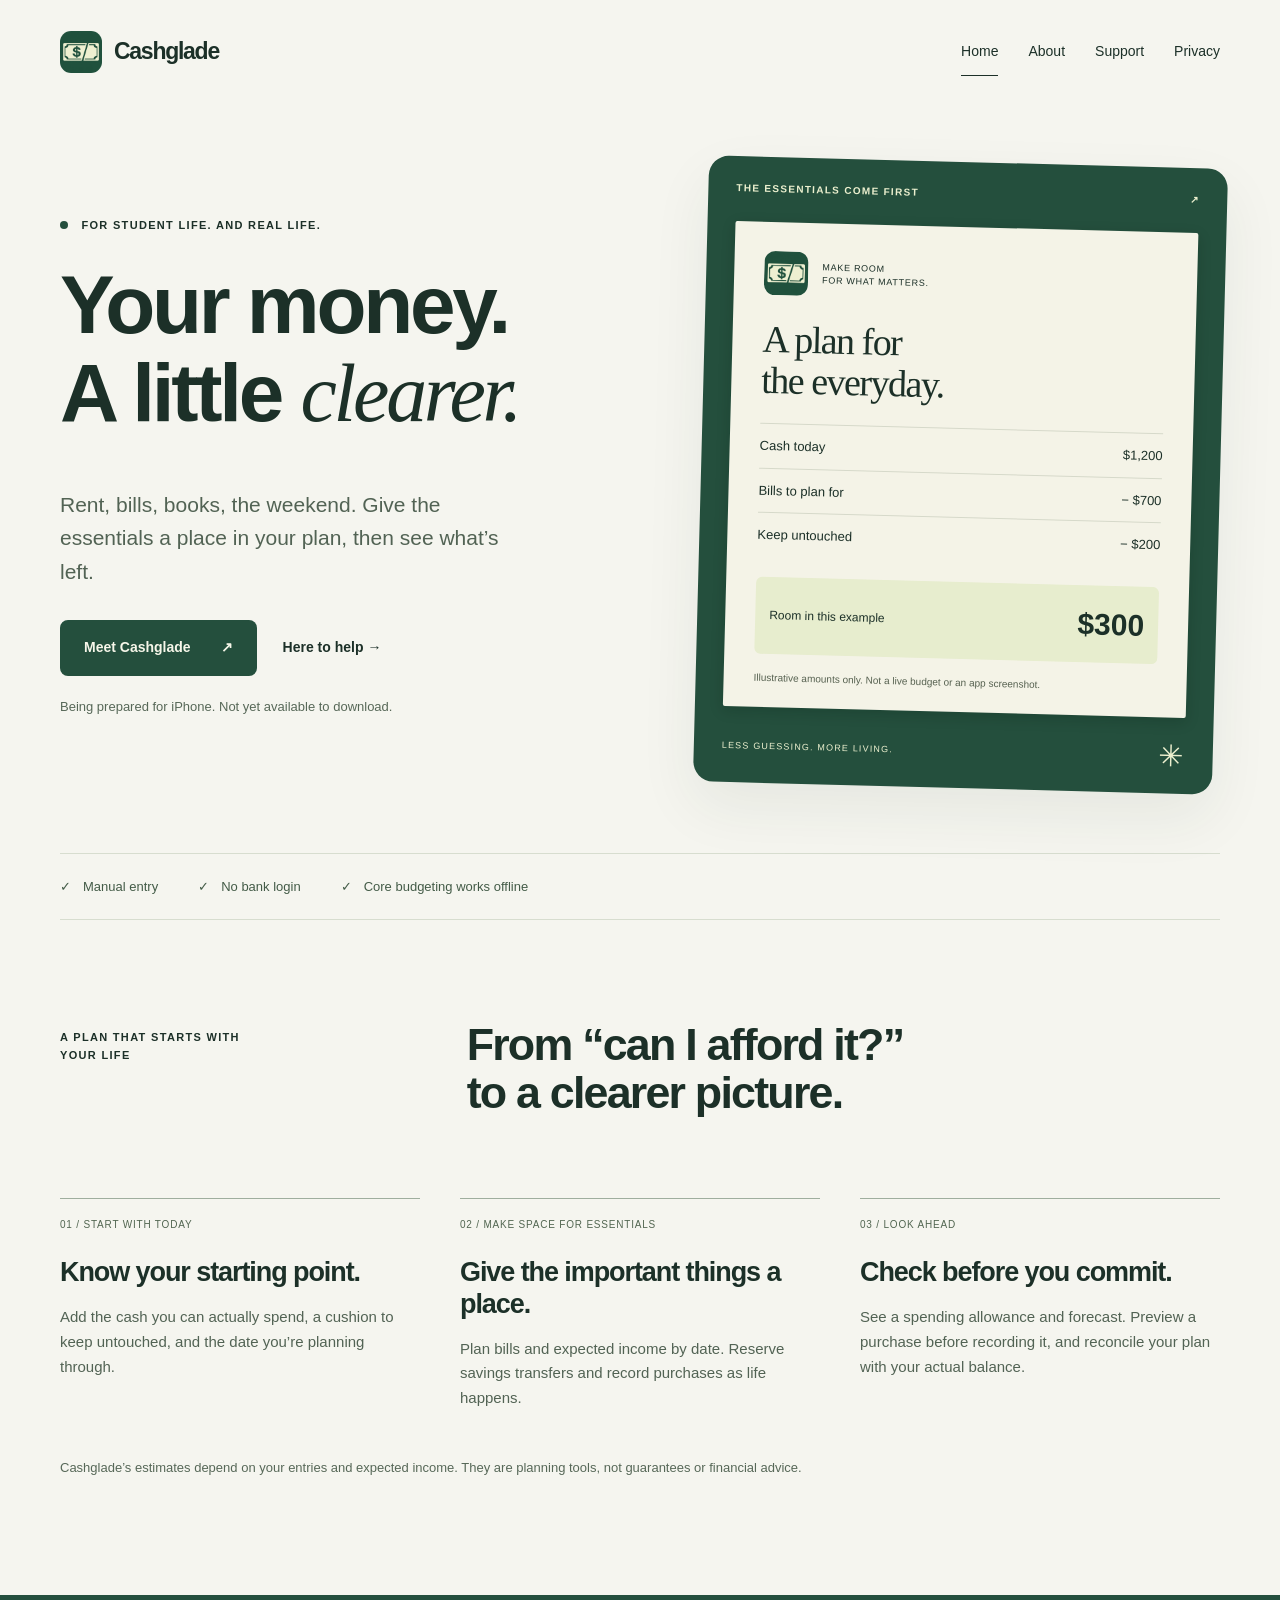
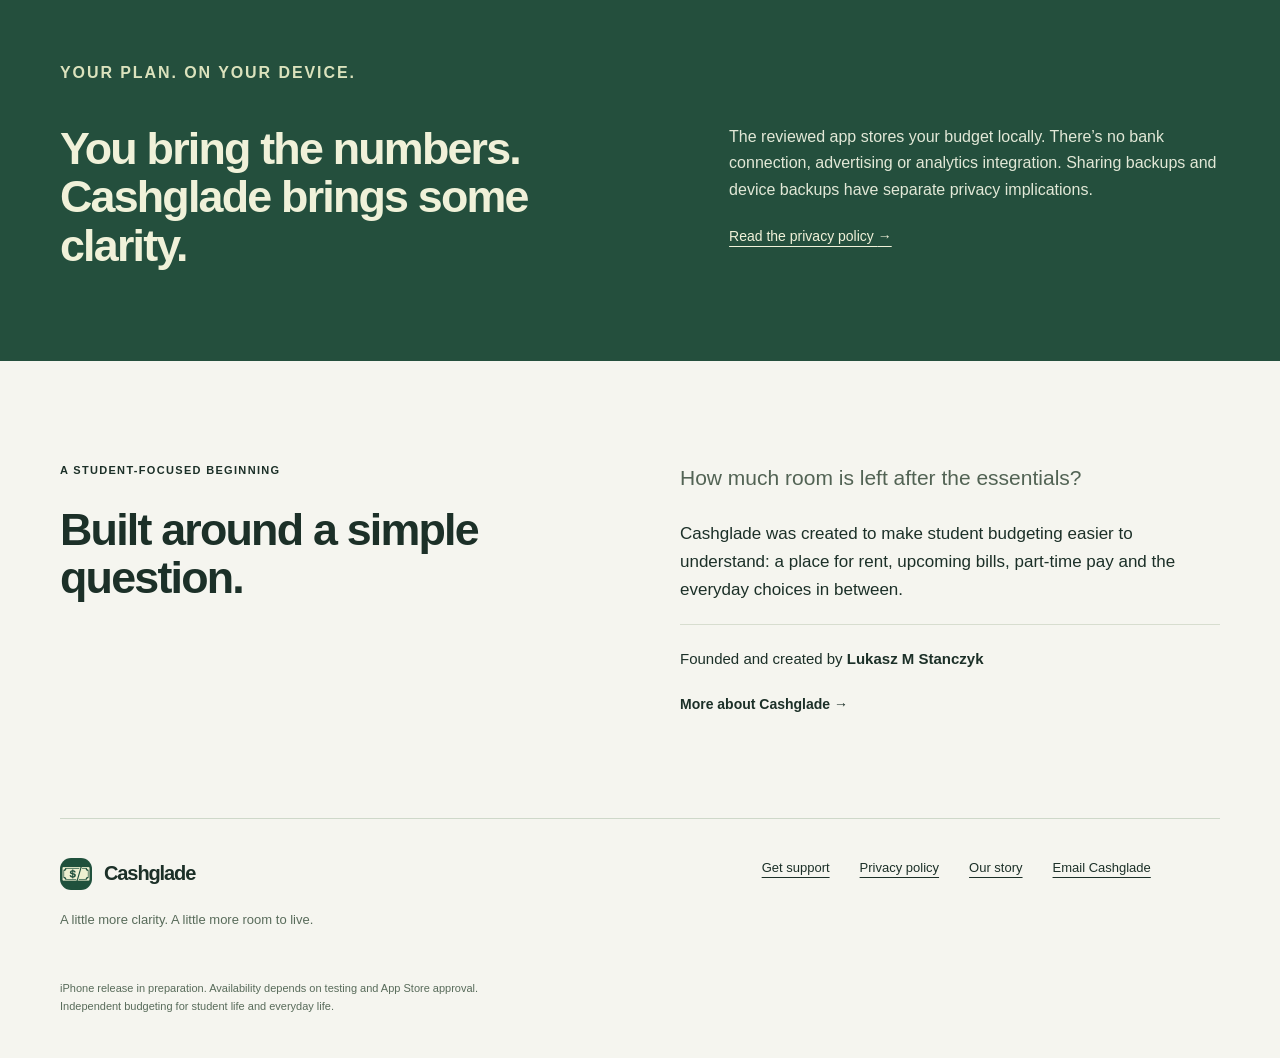
<file: index.html>
<!doctype html><html lang="en"><head><meta charset="utf-8"><meta name="viewport" content="width=device-width, initial-scale=1"><meta name="robots" content="index,follow"><meta name="referrer" content="strict-origin-when-cross-origin"><meta http-equiv="Content-Security-Policy" content="default-src 'self'; img-src 'self'; style-src 'self'; script-src 'none'; connect-src 'none'; object-src 'none'; base-uri 'self'; form-action 'none'"><title>Your money. A little clearer. — Cashglade</title><meta name="description" content="Cashglade: student-focused budgeting, privacy information and support."><link rel="icon" href="assets/cashglade-icon.png"><link rel="stylesheet" href="assets/style.css"></head><body><a class="skip" href="#main">Skip to content</a><header class="header wrap"><a class="brand" href="index.html" aria-label="Cashglade home"><img src="assets/cashglade-icon.png" width="42" height="42" alt=""><span>Cashglade</span></a><nav aria-label="Main navigation"><a href="index.html" aria-current="page">Home</a><a href="about.html">About</a><a href="support.html">Support</a><a href="privacy.html">Privacy</a></nav></header><main id="main"><section class="hero wrap"><div class="hero-copy"><p class="eyebrow"><span class="seed"></span> FOR STUDENT LIFE. AND REAL LIFE.</p><h1>Your money.<br>A little <em>clearer.</em></h1><p class="lead">Rent, bills, books, the weekend. Give the essentials a place in your plan, then see what’s left.</p><div class="actions"><a class="button" href="#how-it-works">Meet Cashglade <span aria-hidden="true">↗</span></a><a class="text-link" href="support.html">Here to help <span aria-hidden="true">→</span></a></div><p class="availability">Being prepared for iPhone. Not yet available to download.</p></div><div class="hero-art" aria-label="Illustrative sample plan, not an app screenshot"><div class="art-heading">THE ESSENTIALS COME FIRST <span>↗</span></div><div class="paper"><div class="paper-top"><img src="assets/cashglade-icon.png" width="44" height="44" alt=""><span>MAKE ROOM<br>FOR WHAT MATTERS.</span></div><h2>A plan for<br>the everyday.</h2><dl class="sample"><div><dt>Cash today</dt><dd>$1,200</dd></div><div><dt>Bills to plan for</dt><dd>− $700</dd></div><div><dt>Keep untouched</dt><dd>− $200</dd></div></dl><div class="sample-total"><span>Room in this example</span><strong>$300</strong></div><p class="sample-caption">Illustrative amounts only. Not a live budget or an app screenshot.</p></div><div class="art-foot">LESS GUESSING. MORE LIVING.<span aria-hidden="true">✳</span></div></div></section><div class="principles wrap"><span>Manual entry</span><span>No bank login</span><span>Core budgeting works offline</span></div><section id="how-it-works" class="section wrap"><div class="section-heading"><p class="eyebrow">A PLAN THAT STARTS WITH YOUR LIFE</p><h2>From “can I afford it?”<br>to a clearer picture.</h2></div><div class="steps"><article><span class="step-number">01 / START WITH TODAY</span><h3>Know your starting point.</h3><p>Add the cash you can actually spend, a cushion to keep untouched, and the date you’re planning through.</p></article><article><span class="step-number">02 / MAKE SPACE FOR ESSENTIALS</span><h3>Give the important things a place.</h3><p>Plan bills and expected income by date. Reserve savings transfers and record purchases as life happens.</p></article><article><span class="step-number">03 / LOOK AHEAD</span><h3>Check before you commit.</h3><p>See a spending allowance and forecast. Preview a purchase before recording it, and reconcile your plan with your actual balance.</p></article></div><p class="quiet">Cashglade’s estimates depend on your entries and expected income. They are planning tools, not guarantees or financial advice.</p></section><section class="privacy-band"><div class="wrap privacy-inner"><p class="eyebrow">YOUR PLAN. ON YOUR DEVICE.</p><h2>You bring the numbers.<br>Cashglade brings some clarity.</h2><div><p>The reviewed app stores your budget locally. There’s no bank connection, advertising or analytics integration. Sharing backups and device backups have separate privacy implications.</p><a class="light-link" href="privacy.html">Read the privacy policy <span aria-hidden="true">→</span></a></div></div></section><section class="section wrap origin"><div><p class="eyebrow">A STUDENT-FOCUSED BEGINNING</p><h2>Built around a simple question.</h2></div><div><p class="lead">How much room is left after the essentials?</p><p>Cashglade was created to make student budgeting easier to understand: a place for rent, upcoming bills, part-time pay and the everyday choices in between.</p><p class="founder">Founded and created by <strong>Lukasz M Stanczyk</strong></p><a class="text-link" href="about.html">More about Cashglade →</a></div></section></main><footer class="footer wrap"><div><a class="brand" href="index.html"><img src="assets/cashglade-icon.png" width="32" height="32" alt=""><span>Cashglade</span></a><p>A little more clarity. A little more room to live.</p></div><div><a href="support.html">Get support</a><a href="privacy.html">Privacy policy</a><a href="about.html">Our story</a><a href="mailto:cashglade.support@gmail.com">Email Cashglade</a></div><p class="footer-note">iPhone release in preparation. Availability depends on testing and App Store approval.<br>Independent budgeting for student life and everyday life.</p></footer></body></html>
</file>
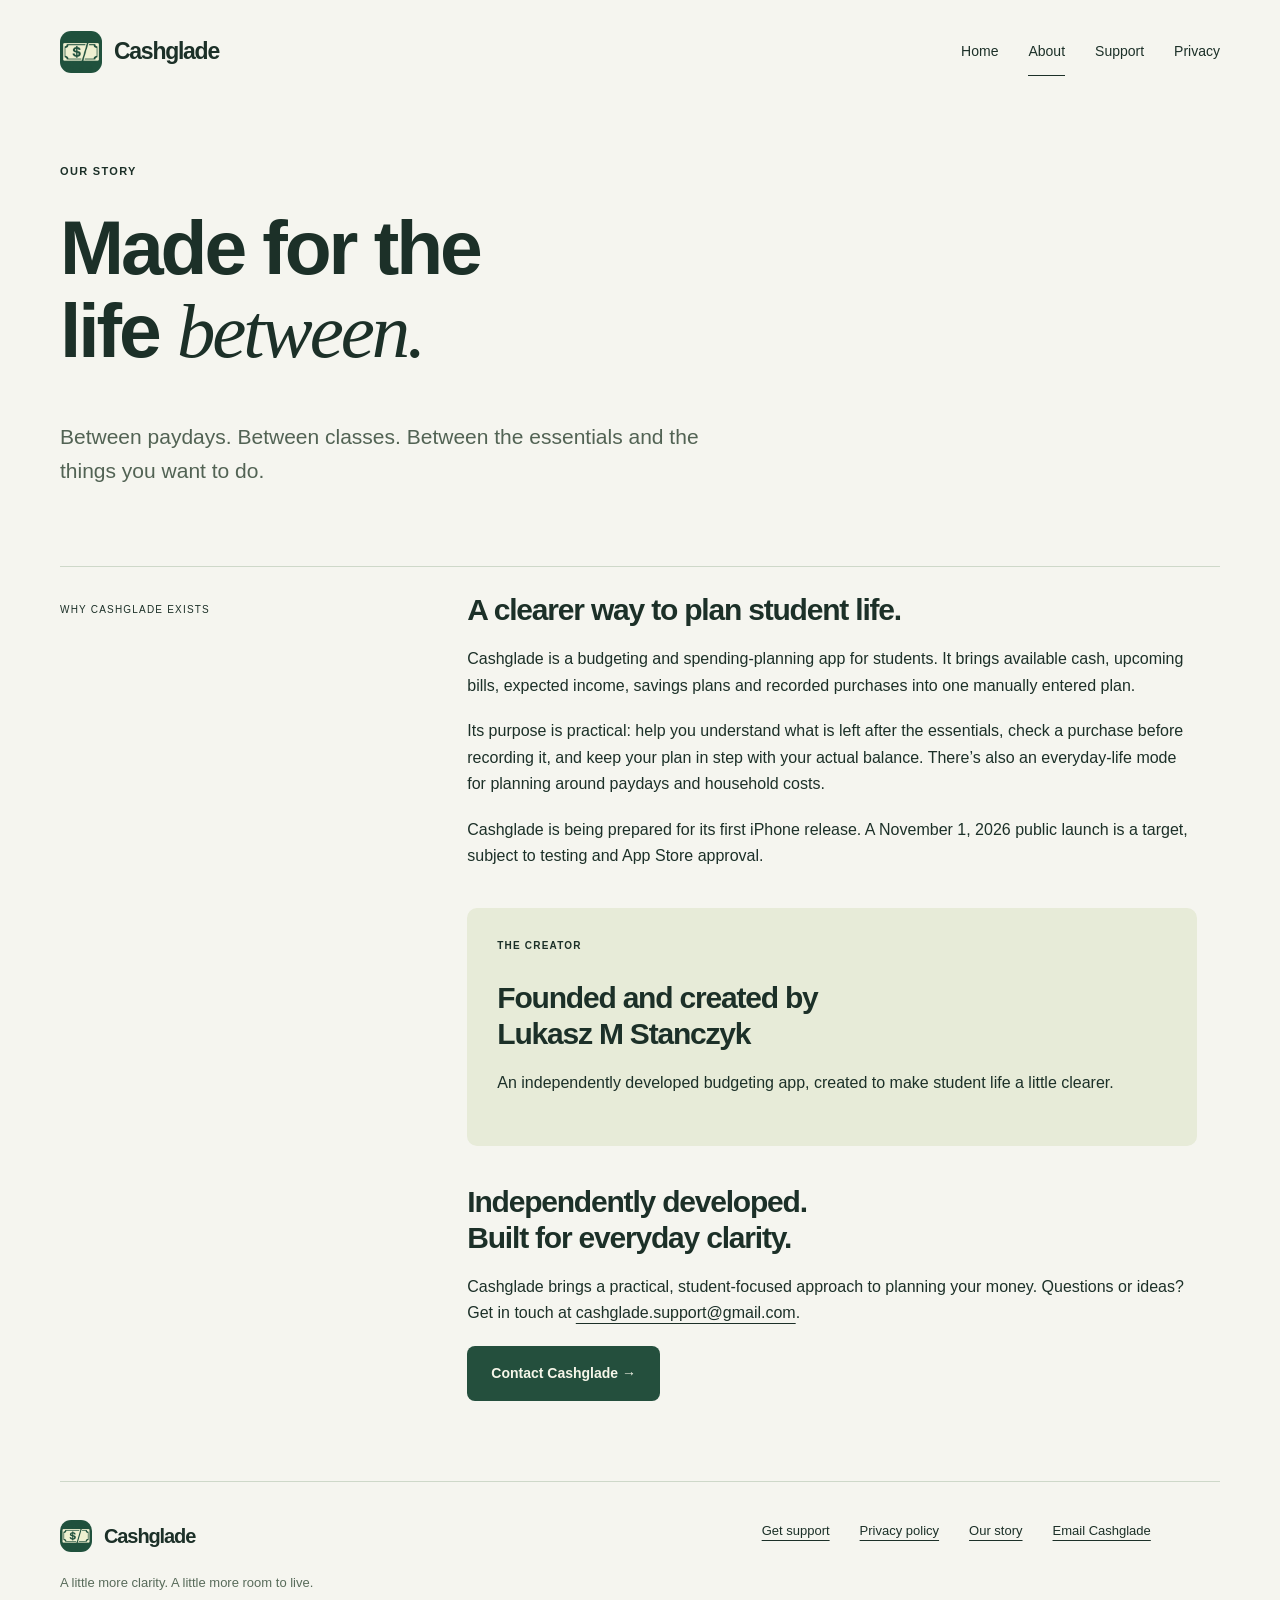
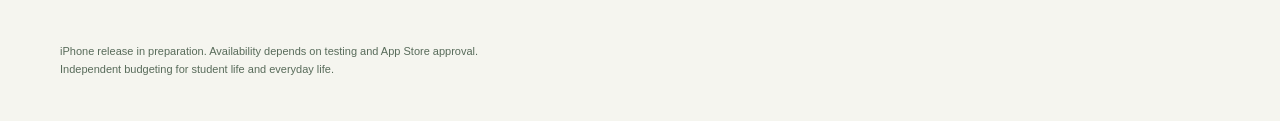
<file: about.html>
<!doctype html><html lang="en"><head><meta charset="utf-8"><meta name="viewport" content="width=device-width, initial-scale=1"><meta name="robots" content="index,follow"><meta name="referrer" content="strict-origin-when-cross-origin"><meta http-equiv="Content-Security-Policy" content="default-src 'self'; img-src 'self'; style-src 'self'; script-src 'none'; connect-src 'none'; object-src 'none'; base-uri 'self'; form-action 'none'"><title>About — Cashglade</title><meta name="description" content="Cashglade: student-focused budgeting, privacy information and support."><link rel="icon" href="assets/cashglade-icon.png"><link rel="stylesheet" href="assets/style.css"></head><body><a class="skip" href="#main">Skip to content</a><header class="header wrap"><a class="brand" href="index.html" aria-label="Cashglade home"><img src="assets/cashglade-icon.png" width="42" height="42" alt=""><span>Cashglade</span></a><nav aria-label="Main navigation"><a href="index.html">Home</a><a href="about.html" aria-current="page">About</a><a href="support.html">Support</a><a href="privacy.html">Privacy</a></nav></header><main id="main" class="wrap"><section class="page-heading"><p class="eyebrow">OUR STORY</p><h1>Made for the<br>life <em>between.</em></h1><p class="lead">Between paydays. Between classes. Between the essentials and the things you want to do.</p></section><section class="article-layout"><div class="aside-label">WHY CASHGLADE EXISTS</div><div class="prose"><h2>A clearer way to plan student life.</h2><p>Cashglade is a budgeting and spending-planning app for students. It brings available cash, upcoming bills, expected income, savings plans and recorded purchases into one manually entered plan.</p><p>Its purpose is practical: help you understand what is left after the essentials, check a purchase before recording it, and keep your plan in step with your actual balance. There’s also an everyday-life mode for planning around paydays and household costs.</p><p>Cashglade is being prepared for its first iPhone release. A November 1, 2026 public launch is a target, subject to testing and App Store approval.</p><div class="founder-panel"><p class="eyebrow">THE CREATOR</p><h2>Founded and created by<br>Lukasz M Stanczyk</h2><p>An independently developed budgeting app, created to make student life a little clearer.</p></div><h2>Independently developed.<br>Built for everyday clarity.</h2><p>Cashglade brings a practical, student-focused approach to planning your money. Questions or ideas? Get in touch at <a href="mailto:cashglade.support@gmail.com">cashglade.support@gmail.com</a>.</p><a class="button" href="support.html">Contact Cashglade →</a></div></section></main><footer class="footer wrap"><div><a class="brand" href="index.html"><img src="assets/cashglade-icon.png" width="32" height="32" alt=""><span>Cashglade</span></a><p>A little more clarity. A little more room to live.</p></div><div><a href="support.html">Get support</a><a href="privacy.html">Privacy policy</a><a href="about.html">Our story</a><a href="mailto:cashglade.support@gmail.com">Email Cashglade</a></div><p class="footer-note">iPhone release in preparation. Availability depends on testing and App Store approval.<br>Independent budgeting for student life and everyday life.</p></footer></body></html>
</file>
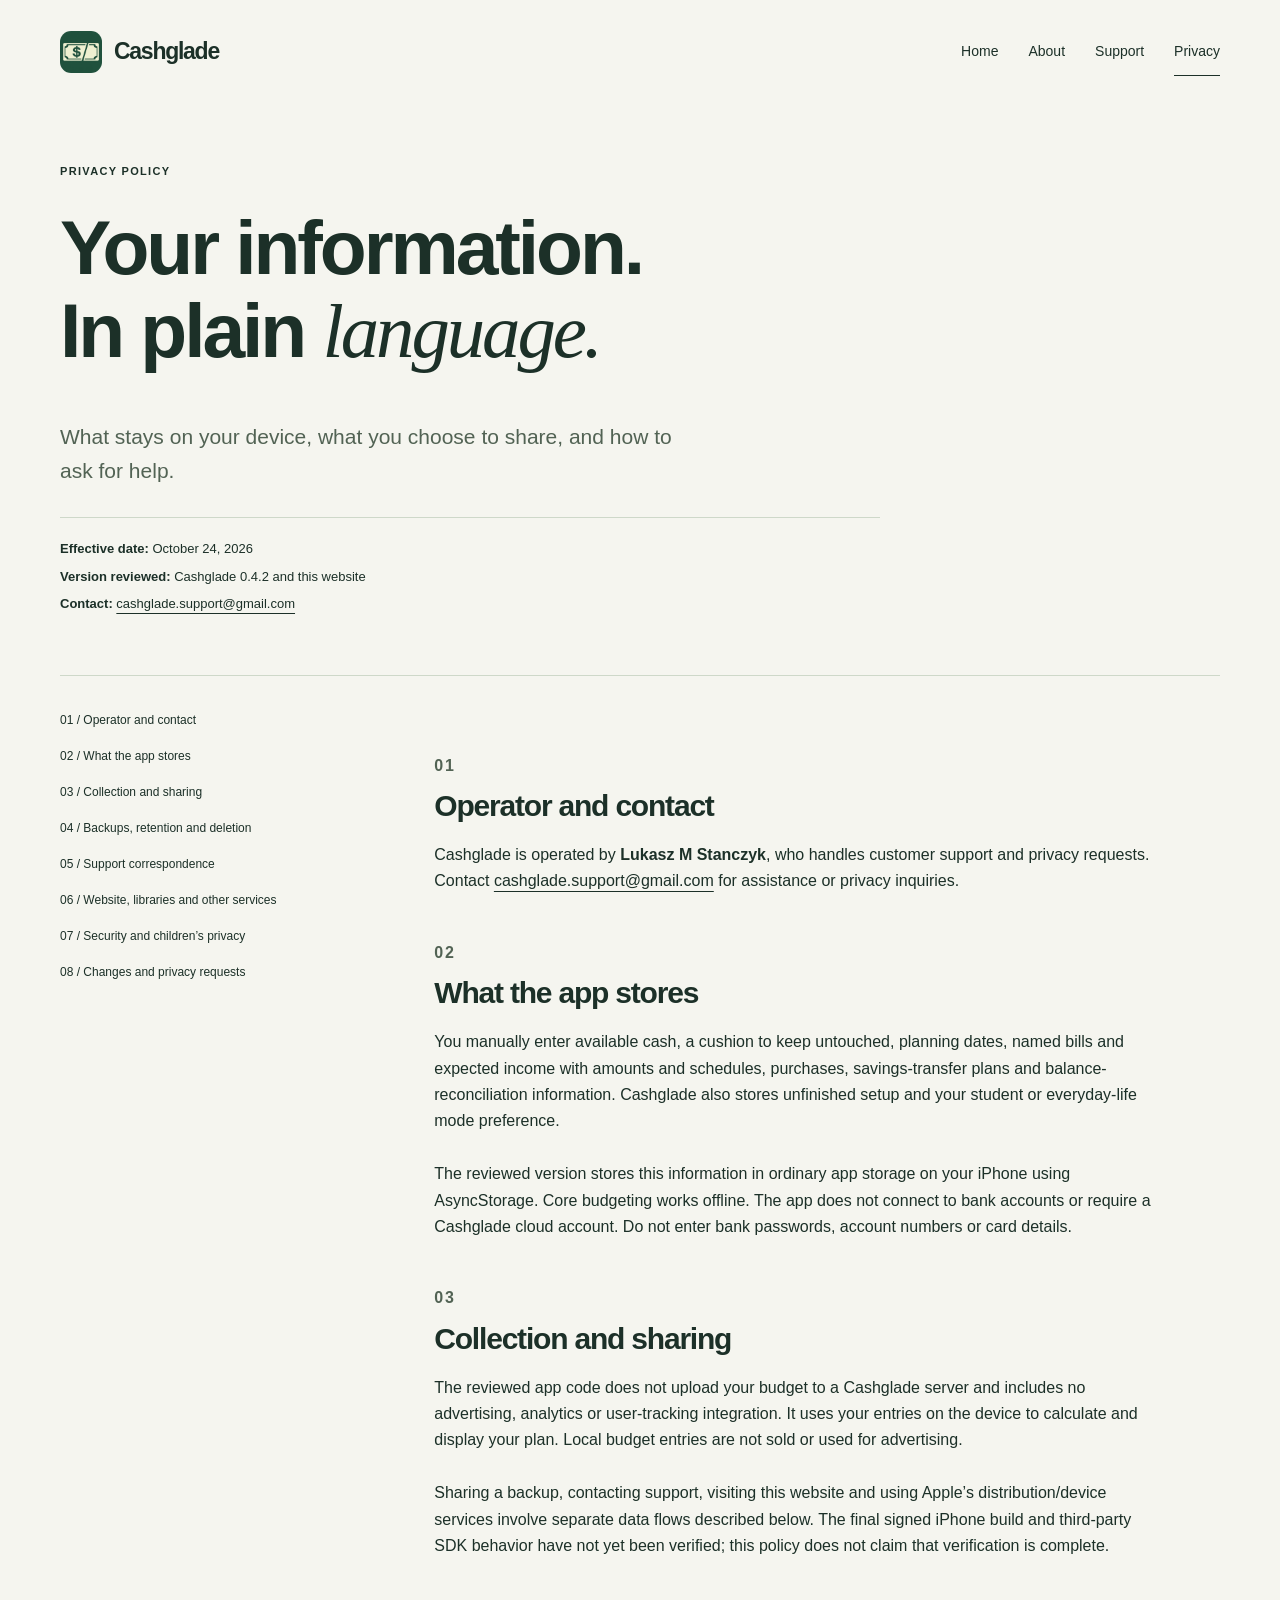
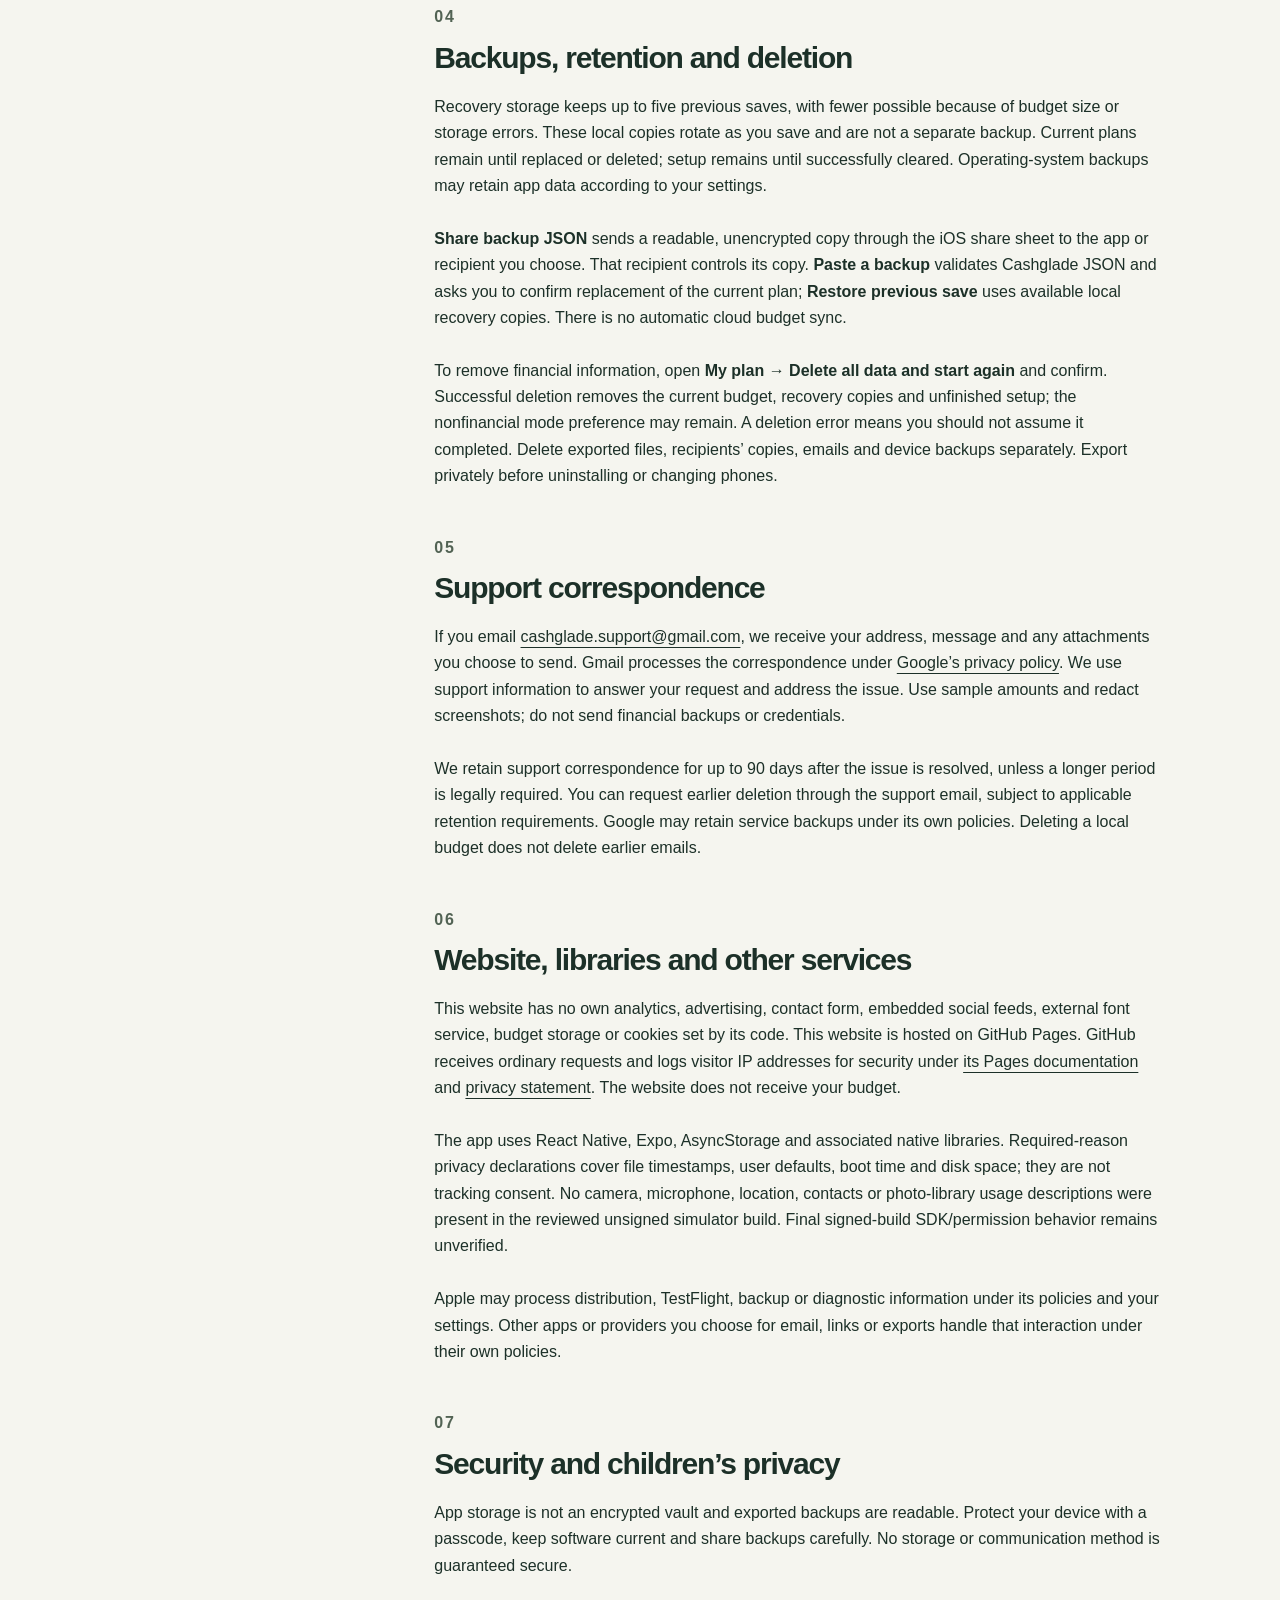
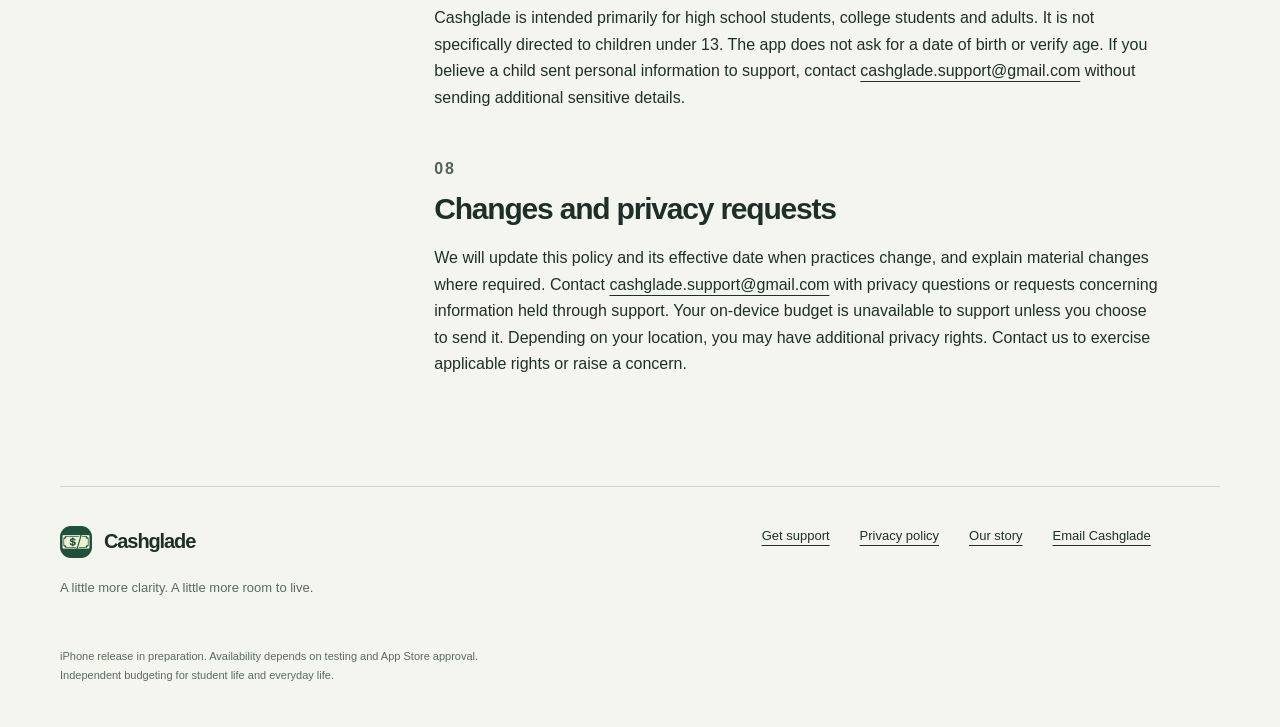
<file: privacy.html>
<!doctype html><html lang="en"><head><meta charset="utf-8"><meta name="viewport" content="width=device-width, initial-scale=1"><meta name="robots" content="index,follow"><meta name="referrer" content="strict-origin-when-cross-origin"><meta http-equiv="Content-Security-Policy" content="default-src 'self'; img-src 'self'; style-src 'self'; script-src 'none'; connect-src 'none'; object-src 'none'; base-uri 'self'; form-action 'none'"><title>Privacy policy — Cashglade</title><meta name="description" content="Cashglade: student-focused budgeting, privacy information and support."><link rel="icon" href="assets/cashglade-icon.png"><link rel="stylesheet" href="assets/style.css"></head><body><a class="skip" href="#main">Skip to content</a><header class="header wrap"><a class="brand" href="index.html" aria-label="Cashglade home"><img src="assets/cashglade-icon.png" width="42" height="42" alt=""><span>Cashglade</span></a><nav aria-label="Main navigation"><a href="index.html">Home</a><a href="about.html">About</a><a href="support.html">Support</a><a href="privacy.html" aria-current="page">Privacy</a></nav></header><main id="main" class="wrap"><section class="page-heading"><p class="eyebrow">PRIVACY POLICY</p><h1>Your information.<br>In plain <em>language.</em></h1><p class="lead">What stays on your device, what you choose to share, and how to ask for help.</p><div class="policy-meta"><p><strong>Effective date:</strong> October 24, 2026</p><p><strong>Version reviewed:</strong> Cashglade 0.4.2 and this website</p><p><strong>Contact:</strong> <a href="mailto:cashglade.support@gmail.com">cashglade.support@gmail.com</a></p></div></section><div class="policy-layout"><nav class="policy-nav" aria-label="Policy contents"><a href="#policy-1">01 / Operator and contact</a><a href="#policy-2">02 / What the app stores</a><a href="#policy-3">03 / Collection and sharing</a><a href="#policy-4">04 / Backups, retention and deletion</a><a href="#policy-5">05 / Support correspondence</a><a href="#policy-6">06 / Website, libraries and other services</a><a href="#policy-7">07 / Security and children’s privacy</a><a href="#policy-8">08 / Changes and privacy requests</a></nav><article class="prose policy-content"><section id="policy-1"><p class="eyebrow">01</p><h2>Operator and contact</h2><p>Cashglade is operated by <strong>Lukasz M Stanczyk</strong>, who handles customer support and privacy requests. Contact <a href="mailto:cashglade.support@gmail.com">cashglade.support@gmail.com</a> for assistance or privacy inquiries.</p></section><section id="policy-2"><p class="eyebrow">02</p><h2>What the app stores</h2><p>You manually enter available cash, a cushion to keep untouched, planning dates, named bills and expected income with amounts and schedules, purchases, savings-transfer plans and balance-reconciliation information. Cashglade also stores unfinished setup and your student or everyday-life mode preference.<br><br>The reviewed version stores this information in ordinary app storage on your iPhone using AsyncStorage. Core budgeting works offline. The app does not connect to bank accounts or require a Cashglade cloud account. Do not enter bank passwords, account numbers or card details.</p></section><section id="policy-3"><p class="eyebrow">03</p><h2>Collection and sharing</h2><p>The reviewed app code does not upload your budget to a Cashglade server and includes no advertising, analytics or user-tracking integration. It uses your entries on the device to calculate and display your plan. Local budget entries are not sold or used for advertising.<br><br>Sharing a backup, contacting support, visiting this website and using Apple’s distribution/device services involve separate data flows described below. The final signed iPhone build and third-party SDK behavior have not yet been verified; this policy does not claim that verification is complete.</p></section><section id="policy-4"><p class="eyebrow">04</p><h2>Backups, retention and deletion</h2><p>Recovery storage keeps up to five previous saves, with fewer possible because of budget size or storage errors. These local copies rotate as you save and are not a separate backup. Current plans remain until replaced or deleted; setup remains until successfully cleared. Operating-system backups may retain app data according to your settings.<br><br><strong>Share backup JSON</strong> sends a readable, unencrypted copy through the iOS share sheet to the app or recipient you choose. That recipient controls its copy. <strong>Paste a backup</strong> validates Cashglade JSON and asks you to confirm replacement of the current plan; <strong>Restore previous save</strong> uses available local recovery copies. There is no automatic cloud budget sync.<br><br>To remove financial information, open <strong>My plan → Delete all data and start again</strong> and confirm. Successful deletion removes the current budget, recovery copies and unfinished setup; the nonfinancial mode preference may remain. A deletion error means you should not assume it completed. Delete exported files, recipients’ copies, emails and device backups separately. Export privately before uninstalling or changing phones.</p></section><section id="policy-5"><p class="eyebrow">05</p><h2>Support correspondence</h2><p>If you email <a href="mailto:cashglade.support@gmail.com">cashglade.support@gmail.com</a>, we receive your address, message and any attachments you choose to send. Gmail processes the correspondence under <a href="https://policies.google.com/privacy">Google’s privacy policy</a>. We use support information to answer your request and address the issue. Use sample amounts and redact screenshots; do not send financial backups or credentials.<br><br>We retain support correspondence for up to 90 days after the issue is resolved, unless a longer period is legally required. You can request earlier deletion through the support email, subject to applicable retention requirements. Google may retain service backups under its own policies. Deleting a local budget does not delete earlier emails.</p></section><section id="policy-6"><p class="eyebrow">06</p><h2>Website, libraries and other services</h2><p>This website has no own analytics, advertising, contact form, embedded social feeds, external font service, budget storage or cookies set by its code. This website is hosted on GitHub Pages. GitHub receives ordinary requests and logs visitor IP addresses for security under <a href="https://docs.github.com/en/pages/getting-started-with-github-pages/what-is-github-pages">its Pages documentation</a> and <a href="https://docs.github.com/en/site-policy/privacy-policies/github-general-privacy-statement">privacy statement</a>. The website does not receive your budget.<br><br>The app uses React Native, Expo, AsyncStorage and associated native libraries. Required-reason privacy declarations cover file timestamps, user defaults, boot time and disk space; they are not tracking consent. No camera, microphone, location, contacts or photo-library usage descriptions were present in the reviewed unsigned simulator build. Final signed-build SDK/permission behavior remains unverified.<br><br>Apple may process distribution, TestFlight, backup or diagnostic information under its policies and your settings. Other apps or providers you choose for email, links or exports handle that interaction under their own policies.</p></section><section id="policy-7"><p class="eyebrow">07</p><h2>Security and children’s privacy</h2><p>App storage is not an encrypted vault and exported backups are readable. Protect your device with a passcode, keep software current and share backups carefully. No storage or communication method is guaranteed secure.<br><br>Cashglade is intended primarily for high school students, college students and adults. It is not specifically directed to children under 13. The app does not ask for a date of birth or verify age. If you believe a child sent personal information to support, contact <a href="mailto:cashglade.support@gmail.com">cashglade.support@gmail.com</a> without sending additional sensitive details.</p></section><section id="policy-8"><p class="eyebrow">08</p><h2>Changes and privacy requests</h2><p>We will update this policy and its effective date when practices change, and explain material changes where required. Contact <a href="mailto:cashglade.support@gmail.com">cashglade.support@gmail.com</a> with privacy questions or requests concerning information held through support. Your on-device budget is unavailable to support unless you choose to send it. Depending on your location, you may have additional privacy rights. Contact us to exercise applicable rights or raise a concern.</p></section></article></div></main><footer class="footer wrap"><div><a class="brand" href="index.html"><img src="assets/cashglade-icon.png" width="32" height="32" alt=""><span>Cashglade</span></a><p>A little more clarity. A little more room to live.</p></div><div><a href="support.html">Get support</a><a href="privacy.html">Privacy policy</a><a href="about.html">Our story</a><a href="mailto:cashglade.support@gmail.com">Email Cashglade</a></div><p class="footer-note">iPhone release in preparation. Availability depends on testing and App Store approval.<br>Independent budgeting for student life and everyday life.</p></footer></body></html>
</file>
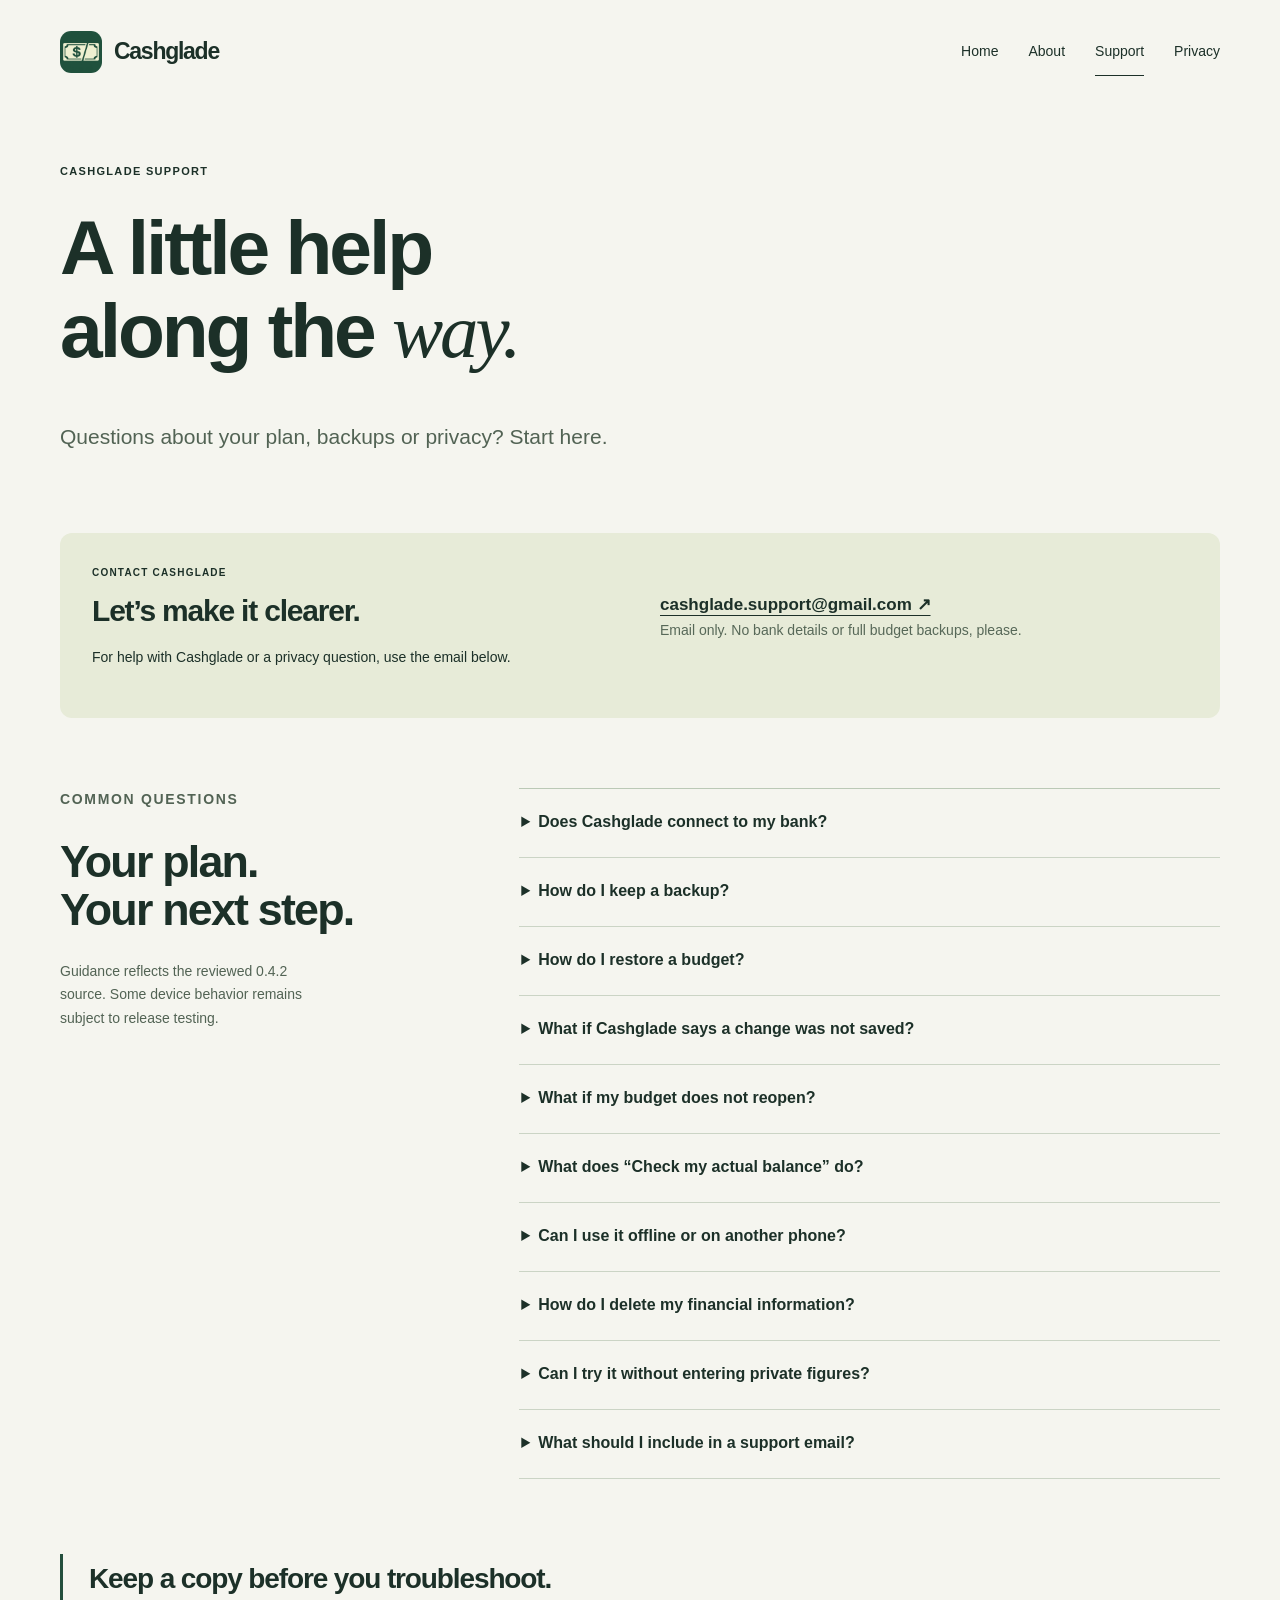
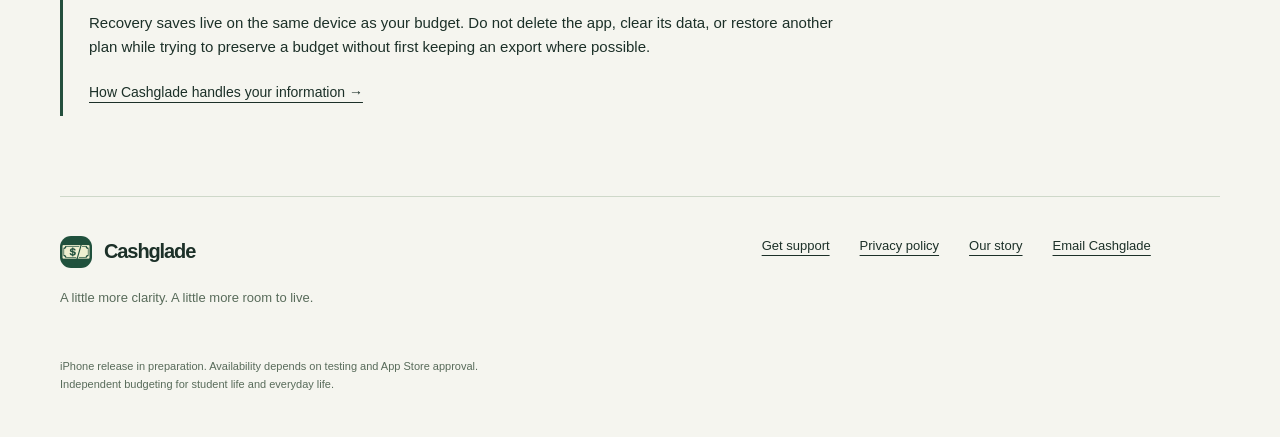
<file: support.html>
<!doctype html><html lang="en"><head><meta charset="utf-8"><meta name="viewport" content="width=device-width, initial-scale=1"><meta name="robots" content="index,follow"><meta name="referrer" content="strict-origin-when-cross-origin"><meta http-equiv="Content-Security-Policy" content="default-src 'self'; img-src 'self'; style-src 'self'; script-src 'none'; connect-src 'none'; object-src 'none'; base-uri 'self'; form-action 'none'"><title>Support — Cashglade</title><meta name="description" content="Cashglade: student-focused budgeting, privacy information and support."><link rel="icon" href="assets/cashglade-icon.png"><link rel="stylesheet" href="assets/style.css"></head><body><a class="skip" href="#main">Skip to content</a><header class="header wrap"><a class="brand" href="index.html" aria-label="Cashglade home"><img src="assets/cashglade-icon.png" width="42" height="42" alt=""><span>Cashglade</span></a><nav aria-label="Main navigation"><a href="index.html">Home</a><a href="about.html">About</a><a href="support.html" aria-current="page">Support</a><a href="privacy.html">Privacy</a></nav></header><main id="main" class="wrap"><section class="page-heading"><p class="eyebrow">CASHGLADE SUPPORT</p><h1>A little help<br>along the <em>way.</em></h1><p class="lead">Questions about your plan, backups or privacy? Start here.</p></section><section class="contact-strip"><div><p class="eyebrow">CONTACT CASHGLADE</p><h2>Let’s make it clearer.</h2><p>For help with Cashglade or a privacy question, use the email below.</p></div><div><a class="email-link" href="mailto:cashglade.support@gmail.com">cashglade.support@gmail.com ↗</a><p class="quiet">Email only. No bank details or full budget backups, please.</p></div></section><section class="faq-section"><div><p class="eyebrow">COMMON QUESTIONS</p><h2>Your plan.<br>Your next step.</h2><p>Guidance reflects the reviewed 0.4.2 source. Some device behavior remains subject to release testing.</p></div><div class="faqs"><details><summary>Does Cashglade connect to my bank?</summary><p>No. The reviewed version uses manual entries and has no bank connection or Cashglade cloud account. Use your actual spendable cash, not a credit limit.</p></details><details><summary>How do I keep a backup?</summary><p>Open My plan and choose Share backup JSON. Save the readable JSON somewhere private that you can access later. Up to five previous saves may be kept locally, but size limits or failed writes can leave fewer. Export before deleting the app or changing phones.</p></details><details><summary>How do I restore a budget?</summary><p>In My plan, use Restore previous save for available on-device recovery copies, or Paste a backup for Cashglade JSON. Review the replacement confirmation carefully. A restore replaces the current plan. Keep a separate export first when possible.</p></details><details><summary>What if Cashglade says a change was not saved?</summary><p>Do not assume it saved. Keep your current data and any exported backup. Follow the error message; if it says the saved data changed, close and reopen before editing again. For a very large budget, export a copy before reducing entries. Avoid uninstalling or clearing the app to troubleshoot a saving problem.</p></details><details><summary>What if my budget does not reopen?</summary><p>Cashglade may recover an available previous save and display a notice. Review the figures before continuing. If it cannot reopen storage, restart the app as instructed before entering a new budget. Do not uninstall or delete data while trying to preserve it. Contact support with the error wording and sample-only details.</p></details><details><summary>What does “Check my actual balance” do?</summary><p>Use it to reconcile your plan with your actual balance. Select schedules already included in that balance to avoid counting them twice. Mark paid or received when the transaction has not already been counted in the current Cashglade balance.</p></details><details><summary>Can I use it offline or on another phone?</summary><p>Core budgeting works offline. There is no automatic cloud budget sync. To move a plan, first save a private JSON export and restore that backup on the other device when Cashglade is available there.</p></details><details><summary>How do I delete my financial information?</summary><p>Open My plan → Delete all data and start again, then confirm. Successful deletion removes the current budget, recovery copies and unfinished setup. The mode preference may remain. Exports, emails, other recipients’ copies and operating-system backups need to be deleted separately.</p></details><details><summary>Can I try it without entering private figures?</summary><p>The app includes Explore a sample budget. Sample exploration does not overwrite your saved real budget. The website has no budget-entry form or online budget storage.</p></details><details><summary>What should I include in a support email?</summary><p>Include your iPhone model, iOS version, Cashglade version/build if known, the exact error text, what you expected and the steps that led to it. Use sample amounts and redact screenshots. Never send bank passwords, card numbers or a complete financial backup. No response-time guarantee is offered.</p></details></div></section><aside class="support-note"><h2>Keep a copy before you troubleshoot.</h2><p>Recovery saves live on the same device as your budget. Do not delete the app, clear its data, or restore another plan while trying to preserve a budget without first keeping an export where possible.</p><a href="privacy.html">How Cashglade handles your information →</a></aside></main><footer class="footer wrap"><div><a class="brand" href="index.html"><img src="assets/cashglade-icon.png" width="32" height="32" alt=""><span>Cashglade</span></a><p>A little more clarity. A little more room to live.</p></div><div><a href="support.html">Get support</a><a href="privacy.html">Privacy policy</a><a href="about.html">Our story</a><a href="mailto:cashglade.support@gmail.com">Email Cashglade</a></div><p class="footer-note">iPhone release in preparation. Availability depends on testing and App Store approval.<br>Independent budgeting for student life and everyday life.</p></footer></body></html>
</file>
<file: assets/style.css>
*{box-sizing:border-box}html{scroll-behavior:smooth;scroll-padding-top:28px}body{margin:0;background:#f5f5ef;color:#1c3028;font:17px/1.65 -apple-system,BlinkMacSystemFont,"Segoe UI",sans-serif}a{color:inherit;text-underline-offset:5px}a:hover{text-decoration-thickness:2px}a:focus-visible,summary:focus-visible{outline:3px solid #9c6c18;outline-offset:6px}img{max-width:100%;height:auto}p{margin:0 0 1.2em}h1,h2,h3{line-height:1.08;letter-spacing:-.04em;margin:0 0 .6em}h1{font-size:clamp(52px,6.4vw,94px);font-weight:650}h1 em{font-family:Georgia,serif;font-weight:400}h2{font-size:clamp(30px,3.5vw,48px);font-weight:600}h3{font-size:27px;line-height:1.17}strong{font-weight:650}.wrap{width:min(1160px,calc(100% - 80px));margin-inline:auto}.review-banner{text-align:center;padding:9px 18px;background:#e5e8d8;color:#334535;font-size:11px;font-weight:650;letter-spacing:.08em}.header{min-height:104px;display:flex;align-items:center;justify-content:space-between;gap:28px}.brand{display:inline-flex;gap:12px;align-items:center;text-decoration:none;font-size:23px;font-weight:720;letter-spacing:-.055em}.brand img{border-radius:11px}.header nav{display:flex;gap:30px;font-size:14px}.header nav a{text-decoration:none;padding:12px 0}.header nav a[aria-current]{border-bottom:1px solid}.skip{position:absolute;left:16px;top:-100px;background:#fff;padding:10px;z-index:5}.skip:focus{top:12px}.hero{padding:58px 0 65px;display:grid;grid-template-columns:1.1fr 1fr;gap:70px;align-items:center}.eyebrow{font-size:11px;letter-spacing:.12em;font-weight:750;margin-bottom:26px}.seed{display:inline-block;width:8px;height:8px;background:#244f3d;border-radius:50%;margin-right:9px}.lead{font-size:21px;line-height:1.6;max-width:560px;color:#526354}.hero .lead{max-width:440px}.actions{display:flex;gap:26px;align-items:center;margin-top:32px}.button{display:inline-flex;justify-content:center;align-items:center;gap:30px;padding:16px 24px;border-radius:8px;color:#f6f6e9;background:#244f3d;font-size:14px;font-weight:650;text-decoration:none;min-height:50px}.button:hover{background:#193f2f}.text-link{font-size:14px;font-weight:650;text-decoration:none}.availability,.quiet{font-size:13px;line-height:1.7;color:#576858}.availability{margin-top:20px}.hero-art{background:#244f3d;border-radius:20px;padding:24px 28px 12px;transform:rotate(1.5deg);color:#ecf0cf;box-shadow:0 24px 60px #19332712}.art-heading{display:flex;justify-content:space-between;font-size:10px;letter-spacing:.13em;font-weight:650;margin-bottom:24px}.paper{background:#f4f3e7;border-radius:2px;padding:29px 30px 22px;color:#1c3028;box-shadow:0 4px 14px #001a0e30}.paper-top{display:flex;align-items:center;gap:14px;font-size:9px;letter-spacing:.08em;line-height:1.4;margin-bottom:24px}.paper-top img{border-radius:11px}.paper h2{font-family:Georgia,serif;font-size:38px;font-weight:400;letter-spacing:-.04em}.sample{margin:20px 0}.sample div{display:flex;justify-content:space-between;gap:10px;font-size:13px;border-top:1px solid #d6d9ca;padding:11px 0}.sample dd{margin:0;font-variant-numeric:tabular-nums}.sample-total{display:flex;align-items:center;justify-content:space-between;gap:12px;background:#e7edce;border-radius:6px;padding:14px;font-size:12px}.sample-total strong{font-size:30px;font-variant-numeric:tabular-nums}.sample-caption{font-size:10px;color:#566150;margin:16px 0 0;line-height:1.5}.art-foot{display:flex;justify-content:space-between;align-items:center;font-size:9px;letter-spacing:.13em;padding-top:14px}.art-foot span{font-size:30px}.principles{display:flex;gap:40px;border-block:1px solid #d7ddcf;padding:22px 0;font-size:13px;color:#435b47}.principles span:before{content:'✓';margin-right:12px}.section{padding:100px 0}.section-heading{display:grid;grid-template-columns:1fr 2fr;gap:30px;margin-bottom:54px}.section-heading .eyebrow{padding-top:8px;max-width:180px}.steps{display:grid;grid-template-columns:repeat(3,1fr);gap:40px;margin-bottom:28px}.steps article{border-top:1px solid #9fae9e;padding-top:18px}.step-number{display:block;font-size:10px;letter-spacing:.08em;margin-bottom:24px;color:#526651}.steps p{font-size:15px;color:#526354}.privacy-band{background:#244f3d;color:#f0f1d9}.privacy-inner{padding:65px 0;display:grid;grid-template-columns:1.2fr 1fr;gap:20px 80px}.privacy-inner .eyebrow{grid-column:1/-1;color:#dbe2bd;margin:0 0 18px}.privacy-inner p{color:#e2e8d7;font-size:16px}.light-link{font-size:14px}.origin{display:grid;grid-template-columns:1fr 1fr;gap:80px}.founder{padding-top:22px;border-top:1px solid #d7ddcf;font-size:15px}.footer{border-top:1px solid #ced8c9;padding:38px 0 30px;display:grid;grid-template-columns:1.4fr 1fr;gap:20px 60px;font-size:13px}.footer .brand{font-size:20px}.footer p{margin-top:13px;color:#586b5a}.footer>div:nth-child(2){display:flex;gap:14px 30px;flex-wrap:wrap;align-content:start}.footer-note{grid-column:1/-1;font-size:11px;max-width:650px}.page-heading{padding:58px 0 54px;max-width:820px}.page-heading h1{font-size:clamp(48px,6vw,80px)}.page-heading .lead{max-width:640px}.article-layout{display:grid;grid-template-columns:1fr 2.3fr;gap:80px;padding:25px 0 80px;border-top:1px solid #ced8c9}.aside-label{font-size:10px;letter-spacing:.12em;padding-top:10px}.prose{max-width:730px}.prose h2{font-size:30px;line-height:1.2;margin-top:36px}.prose>h2:first-child{margin-top:0}.prose p{font-size:16px}.founder-panel{background:#e7ebd8;padding:30px;border-radius:10px;margin-block:38px}.founder-panel h2{margin-top:0;font-size:30px}.founder-panel .eyebrow{font-size:10px}.contact-strip{background:#e7ebd8;border-radius:12px;padding:32px;display:grid;grid-template-columns:1fr 1fr;gap:40px;align-items:center;margin-bottom:70px}.contact-strip h2{font-size:30px}.contact-strip .eyebrow{font-size:10px;margin-bottom:14px}.contact-strip p{font-size:14px}.email-link{font-weight:650;overflow-wrap:anywhere}.faq-section{display:grid;grid-template-columns:1fr 1.8fr;gap:70px;padding-bottom:50px}.faq-section>div>p{font-size:14px;color:#526354;max-width:250px}.faqs{border-top:1px solid #bbc9b6}.faqs details{border-bottom:1px solid #cbd4c5;padding:20px 2px}.faqs summary{cursor:pointer;font-size:16px;font-weight:600;padding-right:10px;min-height:28px}.faqs details p{font-size:15px;line-height:1.8;margin:18px 0 2px}.support-note{border-left:3px solid #244f3d;padding:10px 0 10px 26px;margin:25px 0 80px;max-width:800px}.support-note h2{font-size:28px}.support-note p{font-size:15px}.support-note a{font-size:14px}.policy-meta{font-size:13px;border-top:1px solid #ced8c9;margin-top:30px;padding-top:20px}.policy-meta p{margin-bottom:6px}.policy-layout{display:grid;grid-template-columns:1fr 2.5fr;gap:60px;border-top:1px solid #ced8c9;padding:32px 0 90px}.policy-nav{display:flex;flex-direction:column;gap:12px;align-self:start;position:sticky;top:22px;font-size:12px}.policy-nav a{text-decoration:none;padding:3px 0;line-height:1.5}.policy-content section{margin-top:45px;scroll-margin-top:24px}.policy-content .eyebrow{margin-bottom:9px;color:#526354}.policy-content h2{margin-top:0}.draft-note{padding:22px;background:#e9e6d4;font-size:14px;border-left:3px solid #8b7736}.draft-note strong{display:block;margin-bottom:6px}@media(max-width:900px){.wrap{width:calc(100% - 48px)}.hero{gap:35px}.hero-art{padding:20px}.paper{padding:22px}.section-heading{grid-template-columns:1fr 2fr}.steps{gap:24px}.origin{gap:40px}.privacy-inner{gap:20px 40px}.article-layout{gap:40px}.faq-section{gap:35px}.policy-layout{gap:35px}.contact-strip{gap:20px}}@media(max-width:680px){.wrap{width:calc(100% - 36px)}.review-banner{font-size:9px;padding:8px 12px}.header{min-height:112px;gap:4px;flex-wrap:wrap;padding-block:18px}.header .brand{font-size:22px}.header nav{width:100%;justify-content:space-between;gap:12px}.header nav a{padding:10px 0 4px}.hero{grid-template-columns:1fr;padding:36px 0 48px;gap:32px}.hero h1{font-size:clamp(46px,10vw,62px)}.hero .lead{font-size:19px}.hero-art{max-width:420px;width:calc(100% - 10px);justify-self:center;transform:rotate(1deg)}.paper{padding:26px}.paper h2{font-size:37px}.actions{gap:20px;flex-wrap:wrap}.principles{flex-direction:column;gap:9px;padding:20px 0}.section{padding:58px 0}.section-heading,.origin,.privacy-inner,.article-layout,.contact-strip,.faq-section,.policy-layout{grid-template-columns:1fr;gap:24px}.section-heading{margin-bottom:28px}.section-heading .eyebrow{max-width:none;margin-bottom:0}.steps{grid-template-columns:1fr;gap:20px}.step-number{margin-bottom:12px}.steps h3{font-size:27px}.steps p{max-width:95%}.privacy-inner{padding-block:44px}.privacy-inner .eyebrow{margin-bottom:0}.origin h2{margin-bottom:0}.footer{grid-template-columns:1fr;gap:15px;padding-top:28px}.footer-note{grid-column:auto}.page-heading{padding:32px 0 34px}.page-heading h1{font-size:53px}.page-heading .lead{font-size:19px}.article-layout{padding:26px 0 50px}.founder-panel{padding:23px}.founder-panel h2{font-size:27px}.contact-strip{padding:24px;margin-bottom:45px}.contact-strip .quiet{margin-bottom:0}.faq-section>div>p{max-width:none}.policy-nav{position:static;gap:10px;border-bottom:1px solid #ced8c9;padding-bottom:24px}.policy-nav a{min-height:30px}.policy-layout{padding-top:24px}.policy-content section{margin-top:36px}.policy-content h2{font-size:28px}}@media(prefers-reduced-motion:reduce){html{scroll-behavior:auto}}
</file>
